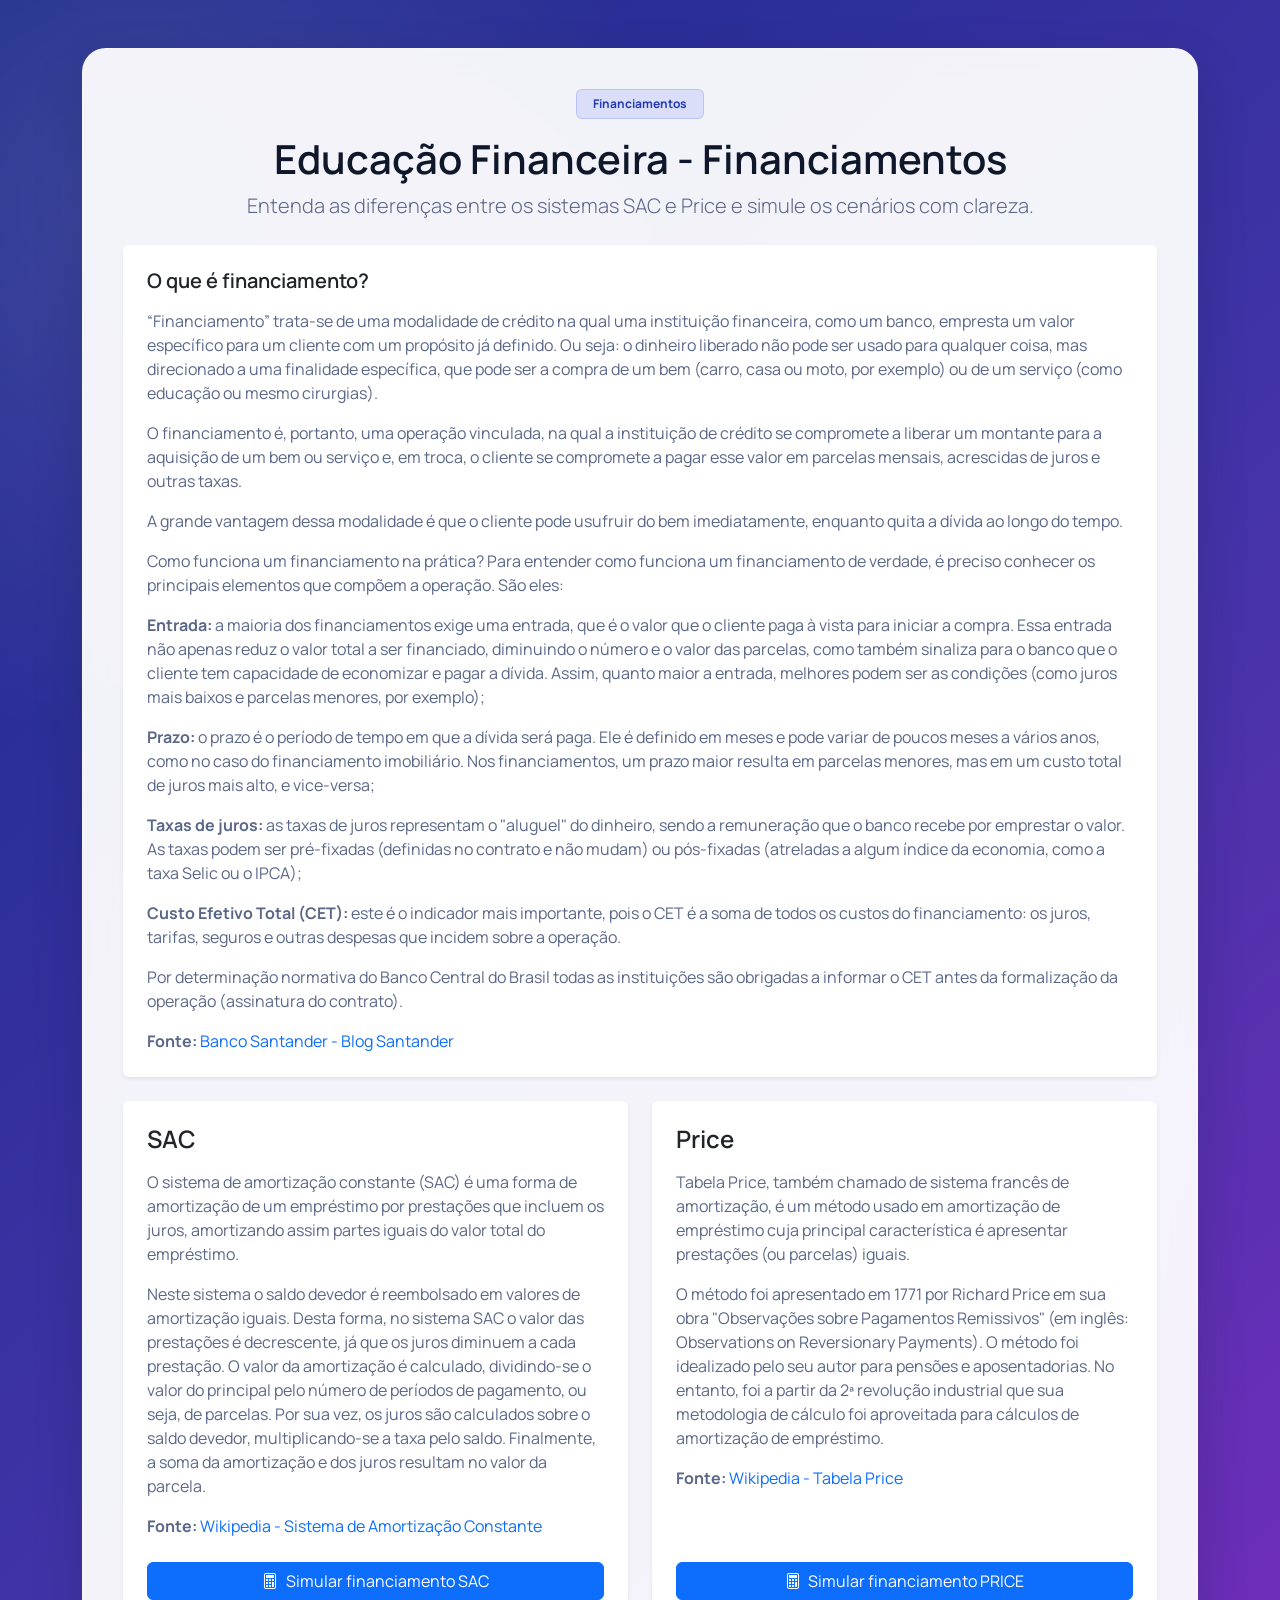
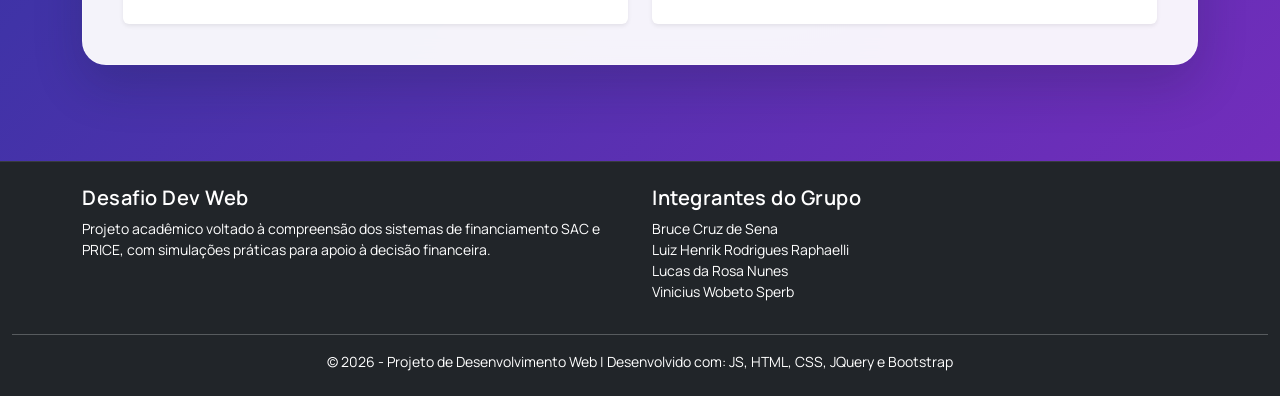
<file: index.html>
﻿<!doctype html>
<html lang="pt-br">
  <head>
    <meta charset="UTF-8" />
    <meta name="viewport" content="width=device-width, initial-scale=1.0" />
    <title>Educação Financeira</title>
    <link rel="preconnect" href="https://fonts.googleapis.com" />
    <link rel="preconnect" href="https://fonts.gstatic.com" crossorigin />
    <link
      href="https://fonts.googleapis.com/css2?family=Manrope:wght@400;500;600;700&display=swap"
      rel="stylesheet"
    />
    <link
      href="https://cdn.jsdelivr.net/npm/bootstrap@5.3.8/dist/css/bootstrap.min.css"
      rel="stylesheet"
    />
    <link
      href="https://cdn.jsdelivr.net/npm/bootstrap-icons@1.13.1/font/bootstrap-icons.css"
      rel="stylesheet"
    />
    <link rel="stylesheet" href="assets/css/style.css" />
  </head>
  <body>
    <div class="container py-5">
      <main id="conteudo" class="app-shell">
        <header class="text-center mb-4">
          <span class="badge badge-soft px-3 py-2 mb-3">Financiamentos</span>
          <h1 class="display-6 fw-semibold mb-2">
            Educação Financeira - Financiamentos
          </h1>
          <p class="lead text-muted mb-0">
            Entenda as diferenças entre os sistemas SAC e Price e simule os
            cenários com clareza.
          </p>
        </header>

        <section class="card border-0 shadow-sm mb-4">
          <div class="card-body p-4">
            <h2 class="h5 section-title mb-3">O que é financiamento?</h2>
            <p class="text-muted">
              “Financiamento” trata-se de uma modalidade de crédito na qual uma
              instituição financeira, como um banco, empresta um valor
              específico para um cliente com um propósito já definido. Ou seja:
              o dinheiro liberado não pode ser usado para qualquer coisa, mas
              direcionado a uma finalidade específica, que pode ser a compra de
              um bem (carro, casa ou moto, por exemplo) ou de um serviço (como
              educação ou mesmo cirurgias).
            </p>
            <p class="text-muted">
              O financiamento é, portanto, uma operação vinculada, na qual a
              instituição de crédito se compromete a liberar um montante para a
              aquisição de um bem ou serviço e, em troca, o cliente se
              compromete a pagar esse valor em parcelas mensais, acrescidas de
              juros e outras taxas.
            </p>
            <p class="text-muted">
              A grande vantagem dessa modalidade é que o cliente pode usufruir
              do bem imediatamente, enquanto quita a dívida ao longo do tempo.
            </p>
            <p class="text-muted">
              Como funciona um financiamento na prática? Para entender como
              funciona um financiamento de verdade, é preciso conhecer os
              principais elementos que compõem a operação. São eles:
            </p>
            <p class="text-muted">
              <strong>Entrada:</strong> a maioria dos financiamentos exige uma
              entrada, que é o valor que o cliente paga à vista para iniciar a
              compra. Essa entrada não apenas reduz o valor total a ser
              financiado, diminuindo o número e o valor das parcelas, como
              também sinaliza para o banco que o cliente tem capacidade de
              economizar e pagar a dívida. Assim, quanto maior a entrada,
              melhores podem ser as condições (como juros mais baixos e parcelas
              menores, por exemplo);
            </p>
            <p class="text-muted">
              <strong>Prazo:</strong> o prazo é o período de tempo em que a
              dívida será paga. Ele é definido em meses e pode variar de poucos
              meses a vários anos, como no caso do financiamento imobiliário.
              Nos financiamentos, um prazo maior resulta em parcelas menores,
              mas em um custo total de juros mais alto, e vice-versa;
            </p>
            <p class="text-muted">
              <strong>Taxas de juros:</strong> as taxas de juros representam o
              "aluguel" do dinheiro, sendo a remuneração que o banco recebe por
              emprestar o valor. As taxas podem ser pré-fixadas (definidas no
              contrato e não mudam) ou pós-fixadas (atreladas a algum índice da
              economia, como a taxa Selic ou o IPCA);
            </p>
            <p class="text-muted">
              <strong>Custo Efetivo Total (CET):</strong> este é o indicador
              mais importante, pois o CET é a soma de todos os custos do
              financiamento: os juros, tarifas, seguros e outras despesas que
              incidem sobre a operação.
            </p>
            <p class="text-muted">
              Por determinação normativa do Banco Central do Brasil todas as
              instituições são obrigadas a informar o CET antes da formalização
              da operação (assinatura do contrato).
            </p>
            <p class="text-muted mb-0">
              <strong>Fonte:</strong>
              <a
                href="https://www.santander.com.br/blog/o-que-e-financiamento"
                target="_blank"
                >Banco Santander - Blog Santander</a
              >
            </p>
          </div>
        </section>

        <div class="row g-4">
          <div class="col-12 col-lg-6">
            <section class="card border-0 shadow-sm h-100">
              <div class="card-body p-4 d-flex flex-column">
                <h2 class="h4 section-title mb-3">SAC</h2>
                <p class="text-muted">
                  O sistema de amortização constante (SAC) é uma forma de
                  amortização de um empréstimo por prestações que incluem os
                  juros, amortizando assim partes iguais do valor total do
                  empréstimo.
                </p>
                <p class="text-muted">
                  Neste sistema o saldo devedor é reembolsado em valores de
                  amortização iguais. Desta forma, no sistema SAC o valor das
                  prestações é decrescente, já que os juros diminuem a cada
                  prestação. O valor da amortização é calculado, dividindo-se o
                  valor do principal pelo número de períodos de pagamento, ou
                  seja, de parcelas. Por sua vez, os juros são calculados sobre
                  o saldo devedor, multiplicando-se a taxa pelo saldo.
                  Finalmente, a soma da amortização e dos juros resultam no
                  valor da parcela.
                </p>
                <p class="text-muted mb-4">
                  <strong>Fonte:</strong>
                  <a
                    href="https://pt.wikipedia.org/wiki/Sistema_de_Amortiza%C3%A7%C3%A3o_Constante"
                    target="_blank"
                    >Wikipedia - Sistema de Amortização Constante</a
                  >
                </p>
                <div class="mt-auto">
                  <a class="btn btn-primary w-100" href="simulacao_sac.html">
                    <i class="bi bi-calculator"></i>Simular financiamento SAC
                  </a>
                </div>
              </div>
            </section>
          </div>

          <div class="col-12 col-lg-6">
            <section class="card border-0 shadow-sm h-100">
              <div class="card-body p-4 d-flex flex-column">
                <h2 class="h4 section-title mb-3">Price</h2>
                <p class="text-muted">
                  Tabela Price, também chamado de sistema francês de
                  amortização, é um método usado em amortização de empréstimo
                  cuja principal característica é apresentar prestações (ou
                  parcelas) iguais.
                </p>
                <p class="text-muted">
                  O método foi apresentado em 1771 por Richard Price em sua obra
                  "Observações sobre Pagamentos Remissivos" (em inglês:
                  Observations on Reversionary Payments). O método foi
                  idealizado pelo seu autor para pensões e aposentadorias. No
                  entanto, foi a partir da 2ª revolução industrial que sua
                  metodologia de cálculo foi aproveitada para cálculos de
                  amortização de empréstimo.
                </p>
                <p class="text-muted mb-4">
                  <strong>Fonte:</strong>
                  <a
                    href="https://pt.wikipedia.org/wiki/Tabela_Price"
                    target="_blank"
                    >Wikipedia - Tabela Price</a
                  >
                </p>
                <div class="mt-auto">
                  <a class="btn btn-primary w-100" href="simulacao_price.html">
                    <i class="bi bi-calculator"></i>Simular financiamento PRICE
                  </a>
                </div>
              </div>
            </section>
          </div>
        </div>
      </main>
    </div>
    <footer class="bg-dark text-white mt-5 w-100">
      <div class="container-fluid py-4">
        <div class="container">
          <div class="row">
            <div class="col-md-6 mb-3">
              <h5 class="fw-semibold">Desafio Dev Web</h5>
              <p class="small mb-0">
                Projeto acadêmico voltado à compreensão dos sistemas de
                financiamento SAC e PRICE, com simulações práticas para apoio à
                decisão financeira.
              </p>
            </div>
            <div class="col-md-6 mb-3">
              <h5 class="fw-semibold">Integrantes do Grupo</h5>
              <ul class="list-unstyled small mb-0">
                <li>Bruce Cruz de Sena</li>
                <li>Luiz Henrik Rodrigues Raphaelli</li>
                <li>Lucas da Rosa Nunes</li>
                <li>Vinicius Wobeto Sperb</li>
              </ul>
            </div>
          </div>
        </div>
        <hr class="border-light" />
        <div class="text-center small">
          <p class="mb-0">
            © 2026 - Projeto de Desenvolvimento Web | Desenvolvido com: JS,
            HTML, CSS, JQuery e Bootstrap
          </p>
        </div>
      </div>
    </footer>
    <script src="https://cdn.jsdelivr.net/npm/bootstrap@5.3.8/dist/js/bootstrap.bundle.min.js"></script>
  </body>
</html>
</file>
<file: assets/css/style.css>
﻿:root {
  color-scheme: light;
  --app-bg-start: #1b2a8a;
  --app-bg-mid: #4033a7;
  --app-bg-end: #7b2cbf;
  --card-bg: rgba(255, 255, 255, 0.94);
  --card-border: rgba(255, 255, 255, 0.35);
  --shadow: 0 20px 50px rgba(15, 23, 42, 0.2);
  --text-primary: #0f172a;
  --text-muted: #5a6788;
  --accent: #3557ff;
}

* {
  box-sizing: border-box;
}

body {
  display: flex;
  flex-direction: column;
  min-height: 100vh;
  margin: 0;
  font-family:
    "Manrope",
    "Segoe UI",
    system-ui,
    -apple-system,
    sans-serif;
  color: var(--text-primary);
  background:
    radial-gradient(
      1200px circle at 10% 10%,
      rgba(255, 255, 255, 0.12),
      transparent 45%
    ),
    linear-gradient(
      135deg,
      var(--app-bg-start),
      var(--app-bg-mid),
      var(--app-bg-end)
    );
}

#conteudo {
  width: 100%;
  max-width: auto;
  margin: 0 auto;
  padding: 2.5rem;
  border-radius: 24px;
  background: var(--card-bg);
  border: 1px solid var(--card-border);
  box-shadow: var(--shadow);
  backdrop-filter: blur(12px);
}

.app-shell {
  position: relative;
}

.section-title {
  font-weight: 600;
}

.text-muted {
  color: var(--text-muted) !important;
}

a {
  text-decoration: none;
}

a:hover {
  text-decoration: underline;
}

a.btn:hover {
  text-decoration: none;
}

.btn .bi {
  margin-right: 0.45rem;
}

.badge-soft {
  background: rgba(53, 87, 255, 0.12);
  color: #2238b6;
  border: 1px solid rgba(53, 87, 255, 0.2);
}

.table thead th {
  font-weight: 600;
}

.table td,
.table th {
  vertical-align: middle;
}

.back-link {
  align-self: flex-start;
}

@media (max-width: 576px) {
  #conteudo {
    padding: 1.5rem;
    border-radius: 18px;
  }
}

footer {
  margin-top: auto;
  border-top: 1px solid rgba(255, 255, 255, 0.1);
}

footer h5 {
  letter-spacing: 0.5px;
}
</file>
